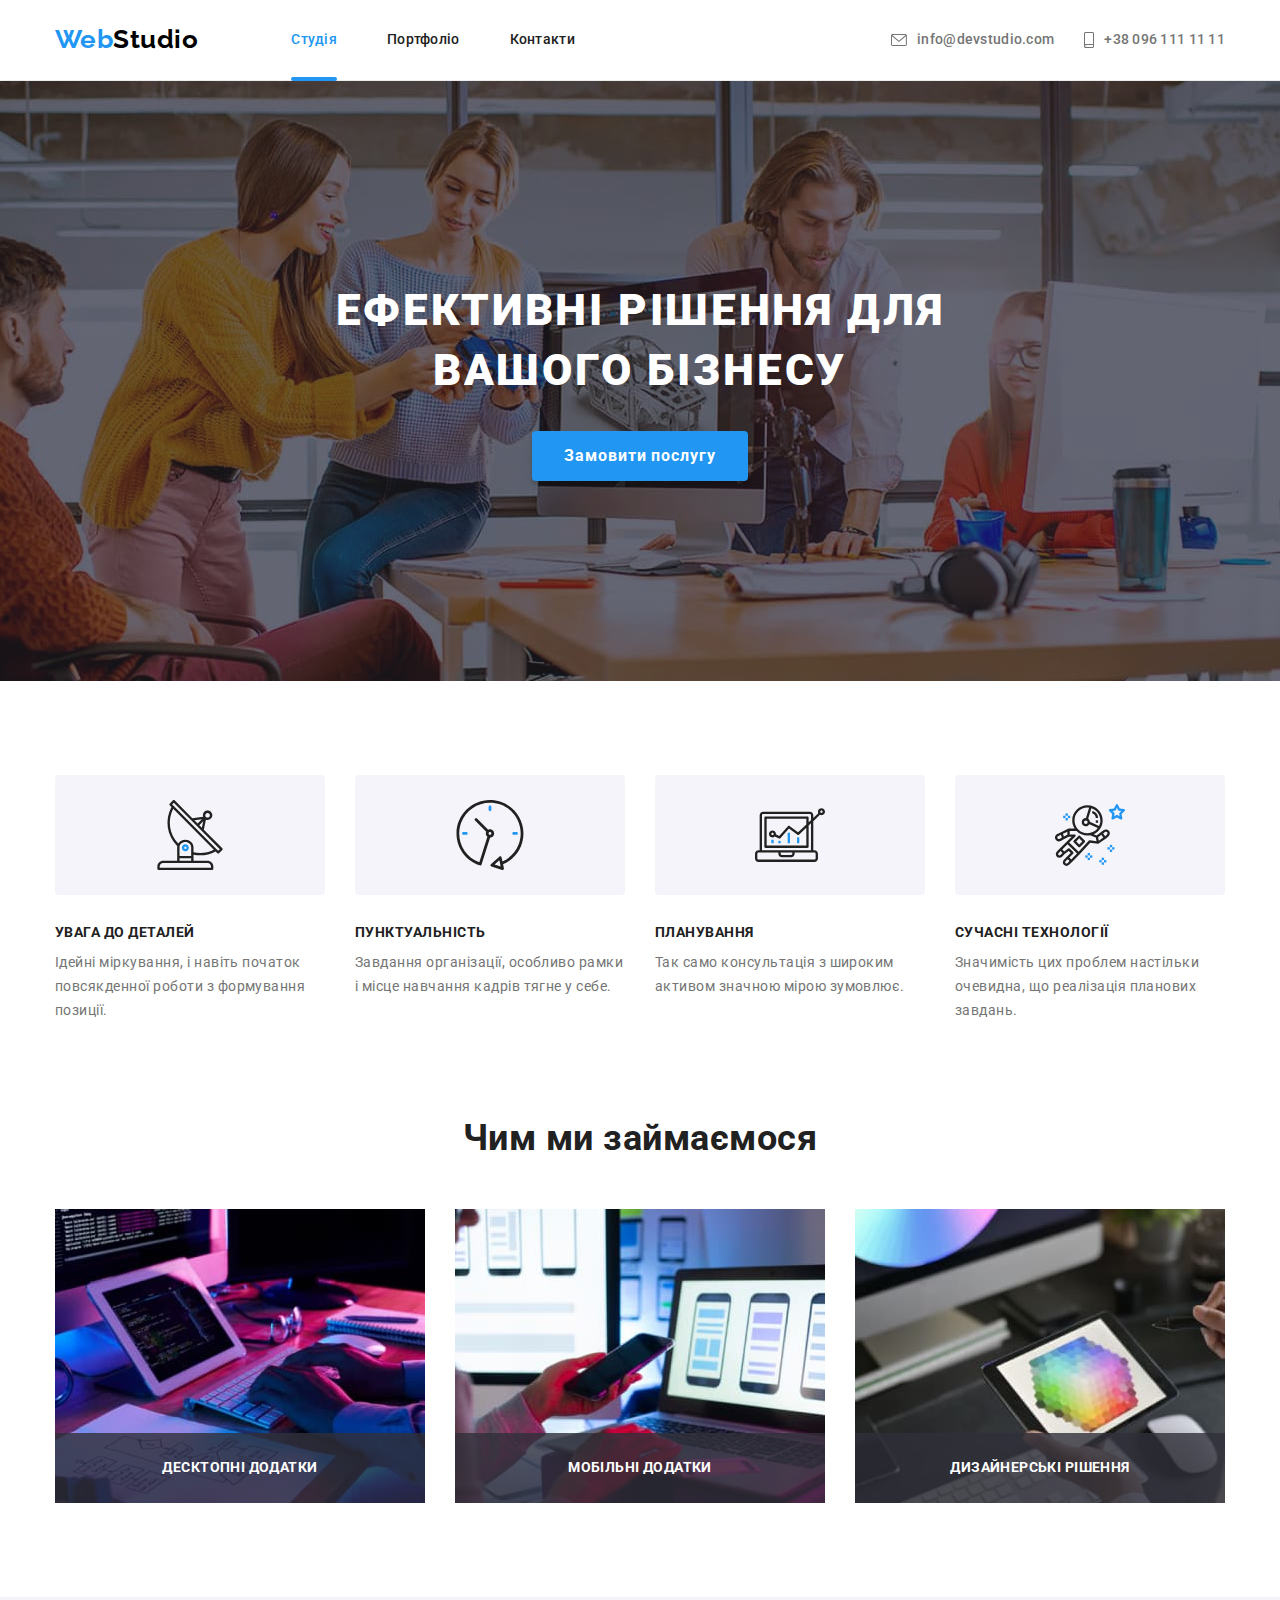
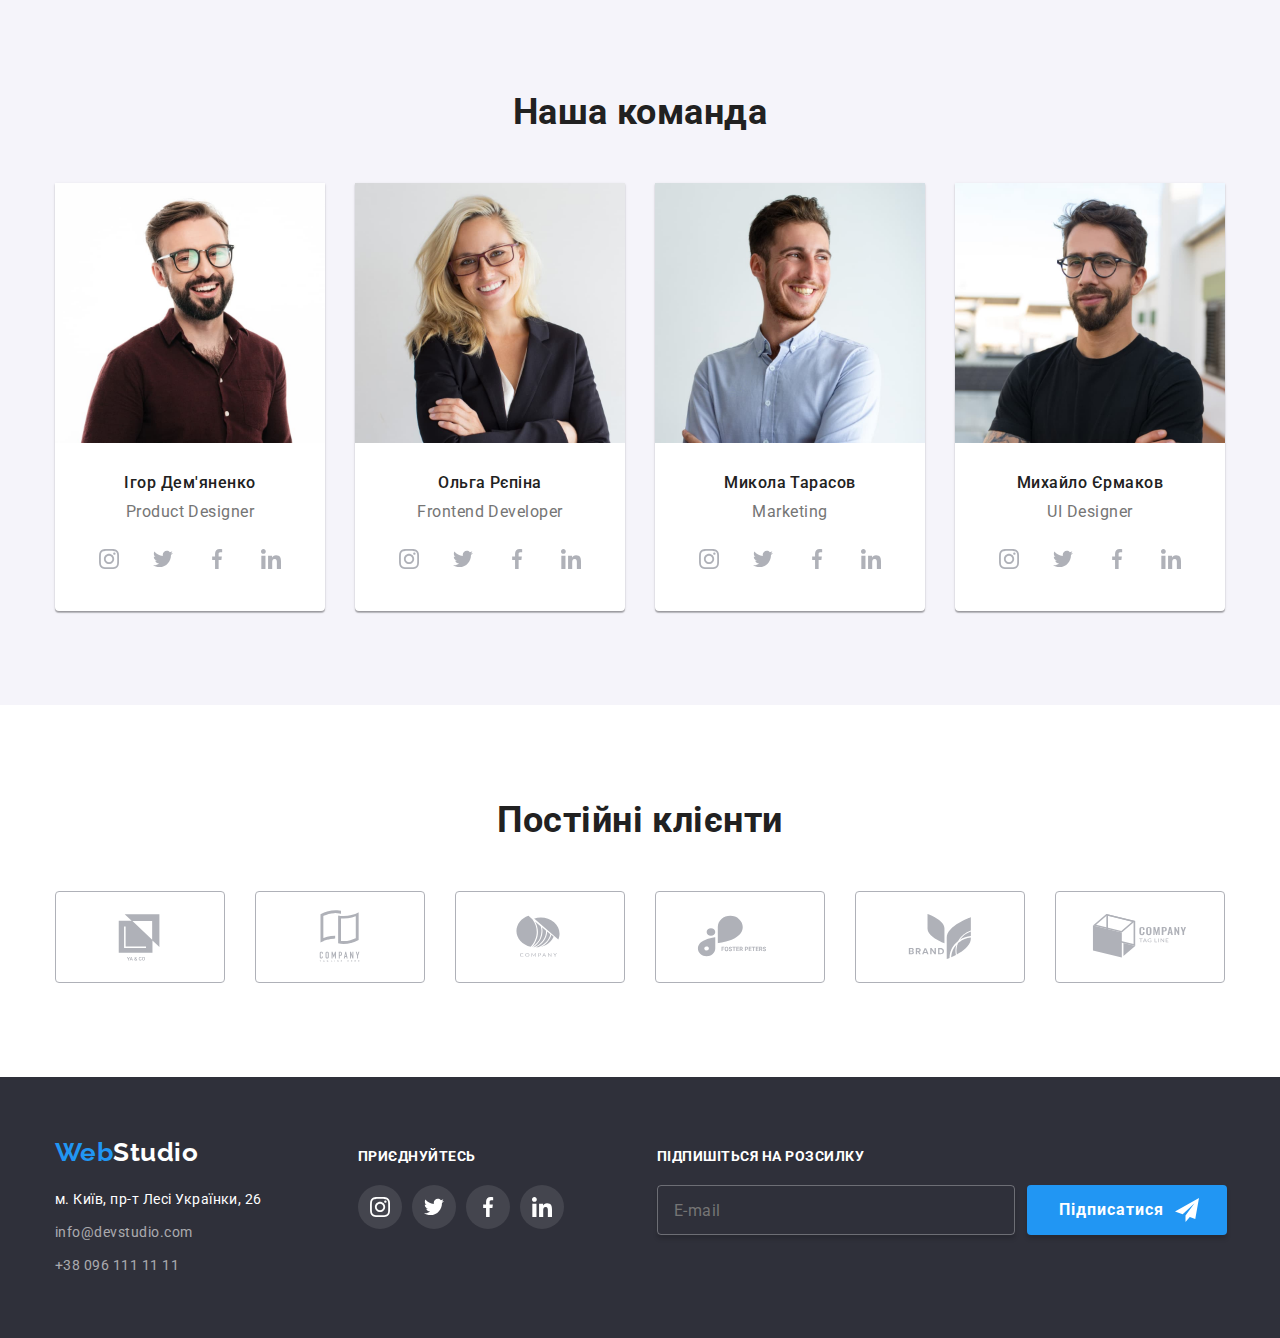
<file: index.html>
<!DOCTYPE html>
<html lang="uk">

    <head>
        <meta charset="UTF-8">
        <meta http-equiv="X-UA-Compatible" content="IE=edge">
        <meta name="viewport" content="width=device-width, initial-scale=1.0">
        <title>Студія</title>
        <link href="https://fonts.googleapis.com/css2?family=Raleway:wght@700&family=Roboto:wght@400;500;700;900&display=swap"
            rel="stylesheet">
        <link rel="stylesheet" href="https://cdnjs.cloudflare.com/ajax/libs/modern-normalize/1.1.0/modern-normalize.min.css">
        <link rel="stylesheet" href="./css/styles.css?1">
    </head>
    
    <body>

        <!-- Шапка -->
        <header>
           <div class="container main-nav">
                <nav class="nav-flex">
                    <a href="./index.html" target="_self" class="logo">Web<span class="logo-header">Studio</span></a>
                    <ul class="list site-nav">
                        <li class="item">
                            <a class="link current row-accent" href="./index.html" target="_self">Студія</a>
                        </li>
                        <li class="item">
                            <a class="link row-accent" href="./portfolio.html" target="_self">Портфоліо</a>
                        </li>
                        <li class="item">
                            <a class="link row-accent" href="" target="_self">Контакти</a>
                        </li>
                    </ul>
                </nav>
                <div class="contacts">
                        <a href="mailto:info@devstudio.com" class="contacts-header">
                            <svg class="icon-mail" width="16" height="12">
                                <use href="./images/icons.svg#icon-mail"></use>
                            </svg>
                        info@devstudio.com</a>
                    <a href="tel:+380961111111" class="contacts-header icon-phone">
                        <svg class="icon-phone" width="10" height="16">
                            <use href="./images/icons.svg#icon-phone"></use>
                        </svg>
                    +38 096 111 11 11</a>
                </div>
           </div>
        </header>

        <main>
            <!-- Герой -->
            <section class="hero header-stroke">
                <div class="hero-overlay">
                    <div class="container">
                        <h1 class="hero-title">Ефективні рішення для<br> вашого бізнесу</h1>
                        <button type="button" class="btn-main" data-modal-open>Замовити послугу</button>
                    </div>
                </div>
            </section>

            <!-- Переваги -->
            <section class="section">
                <div class="container">
                    <h2 class="section-title hidden">Переваги</h2>
                    <ul class="list feature-list">
                        <li class="item icon-antenna">
                            <h3 class="title">УВАГА ДО ДЕТАЛЕЙ</h3>
                            <p class="text">Ідейні міркування, і навіть початок повсякденної роботи з формування позиції.</p>
                        </li>
                        <li class="item icon-clock">
                            <h3 class="title">ПУНКТУАЛЬНІСТЬ</h3>
                            <p class="text">Завдання організації, особливо рамки і місце навчання кадрів тягне у себе.</p>
                        </li>
                        <li class="item icon-diagram">
                            <h3 class="title">ПЛАНУВАННЯ</h3>
                            <p class="text">Так само консультація з широким активом значною мірою зумовлює.</p>
                        </li>
                        <li class="item icon-astronaut">
                            <h3 class="title">СУЧАСНІ ТЕХНОЛОГІЇ</h3>
                            <p class="text">Значимість цих проблем настільки очевидна, що реалізація планових завдань.</p>
                        </li>
                    </ul>
                </div>
            </section>

            <!-- Чим ми займаємося -->
            <section class="section non-padding">
                <div class="container">
                    <h2 class="section-title">Чим ми займаємося</h2>
                    <ul class="list about">
                        <li class="item">
                            <img src="./images/img1.jpg" alt="Людина набирає код на планшеті" width="370">
                            <div class="about-overlay">
                                <h3 class="overlay-text">Десктопні додатки</h3>
                            </div>
                        </li>
                        <li class="item">
                            <img src="./images/img2.jpg" alt="Людина з телефоном за ноутбуком" width="370">
                            <div class="about-overlay">
                                <h3 class="overlay-text">Мобільні додатки</h3>
                            </div>
                        </li>
                        <li class="item">
                            <img src="./images/img3.jpg" alt="Планшет з зображенням кольорової сітки" width="370">
                            <div class="about-overlay">
                                <h3 class="overlay-text">Дизайнерські рішення</h3>
                            </div>
                        </li>
                    </ul>
                </div>
            </section>

            <!-- Команда -->
            <section class="section team-bgcolor">
                <div class="container">
                    <h2 class="section-title">Наша команда</h2>
                    <ul class="list team">
                        <li class="item shadow">
                            <img src="./images/igor-demyanenko.jpg" alt="Ігор Дем'яненко" width="270">
                            <div class="team-name">
                                <h3 class="title">Ігор Дем'яненко</h3>
                                <p class="text">Product Designer</p>
                                <ul class="socials-list list">
                                    <li class="social-item">
                                        <a class="social-link" href="#" target="_blank" rel="noopener noreferrer" aria-label="instagram">
                                            <svg class="social-icon" width="20" height="20">
                                                <use href="./images/icons.svg#icon-instagram"></use>
                                            </svg>
                                        </a>
                                    </li>
                                    <li class="social-item">
                                        <a href="#" class="social-link" target="_blank" rel="noopener noreferrer" aria-label="twitter">
                                            <svg class="social-icon" width="20" height="20">
                                                <use href="./images/icons.svg#icon-twitter"></use>
                                            </svg>
                                        </a>
                                    </li>
                                    <li class="social-item">
                                        <a href="#" class="social-link" target="_blank" rel="noopener noreferrer" aria-label="facebook">
                                            <svg class="social-icon" width="20" height="20">
                                                <use href="./images/icons.svg#icon-facebook"></use>
                                            </svg>
                                        </a>
                                    </li>
                                    <li class="social-item">
                                        <a href="#" class="social-link" target="_blank" rel="noopener noreferrer" aria-label="linkedin">
                                            <svg class="social-icon" width="20" height="20">
                                                <use href="./images/icons.svg#icon-linkedin"></use>
                                            </svg>
                                        </a>
                                    </li>
                                </ul>
                            </div>
                        </li>
                        <li class="item shadow">
                            <img src="./images/olga-repina.jpg" alt="Ольга Рєпіна" width="270">
                            <div class="team-name">
                                <h3 class="title">Ольга Рєпіна</h3>
                                <p class="text">Frontend Developer</p>
                                <ul class="socials-list list">
                                    <li class="social-item">
                                        <a class="social-link" href="#" target="_blank" rel="noopener noreferrer" aria-label="instagram">
                                            <svg class="social-icon" width="20" height="20">
                                                <use href="./images/icons.svg#icon-instagram"></use>
                                            </svg>
                                        </a>
                                    </li>
                                    <li class="social-item">
                                        <a href="#" class="social-link" target="_blank" rel="noopener noreferrer" aria-label="twitter">
                                            <svg class="social-icon" width="20" height="20">
                                                <use href="./images/icons.svg#icon-twitter"></use>
                                            </svg>
                                        </a>
                                    </li>
                                    <li class="social-item">
                                        <a href="#" class="social-link" target="_blank" rel="noopener noreferrer" aria-label="facebook">
                                            <svg class="social-icon" width="20" height="20">
                                                <use href="./images/icons.svg#icon-facebook"></use>
                                            </svg>
                                        </a>
                                    </li>
                                    <li class="social-item">
                                        <a href="#" class="social-link" target="_blank" rel="noopener noreferrer" aria-label="linkedin">
                                            <svg class="social-icon" width="20" height="20">
                                                <use href="./images/icons.svg#icon-linkedin"></use>
                                            </svg>
                                        </a>
                                    </li>
                                </ul>
                            </div>
                        </li>
                        <li class="item shadow">
                            <img src="./images/mykola-tarasov.jpg" alt="Микола Тарасов" width="270">
                            <div class="team-name">
                                <h3 class="title">Микола Тарасов</h3>
                                <p class="text">Marketing</p>
                                <ul class="socials-list list">
                                    <li class="social-item">
                                        <a class="social-link" href="#" target="_blank" rel="noopener noreferrer" aria-label="instagram">
                                            <svg class="social-icon" width="20" height="20">
                                                <use href="./images/icons.svg#icon-instagram"></use>
                                            </svg>
                                        </a>
                                    </li>
                                    <li class="social-item">
                                        <a href="#" class="social-link" target="_blank" rel="noopener noreferrer" aria-label="twitter">
                                            <svg class="social-icon" width="20" height="20">
                                                <use href="./images/icons.svg#icon-twitter"></use>
                                            </svg>
                                        </a>
                                    </li>
                                    <li class="social-item">
                                        <a href="#" class="social-link" target="_blank" rel="noopener noreferrer" aria-label="facebook">
                                            <svg class="social-icon" width="20" height="20">
                                                <use href="./images/icons.svg#icon-facebook"></use>
                                            </svg>
                                        </a>
                                    </li>
                                    <li class="social-item">
                                        <a href="#" class="social-link" target="_blank" rel="noopener noreferrer" aria-label="linkedin">
                                            <svg class="social-icon" width="20" height="20">
                                                <use href="./images/icons.svg#icon-linkedin"></use>
                                            </svg>
                                        </a>
                                    </li>
                                </ul>
                            </div>
                        </li>
                        <li class="item shadow">
                            <img src="./images/myhaylo-yermakov.jpg" alt="Михайло Єрмаков" width="270">
                            <div class="team-name">
                                <h3 class="title">Михайло Єрмаков</h3>
                                <p class="text">UI Designer</p>
                                <ul class="socials-list list">
                                    <li class="social-item">
                                        <a class="social-link" href="#" target="_blank" rel="noopener noreferrer" aria-label="instagram">
                                            <svg class="social-icon" width="20" height="20">
                                                <use href="./images/icons.svg#icon-instagram"></use>
                                            </svg>
                                        </a>
                                    </li>
                                    <li class="social-item">
                                        <a href="#" class="social-link" target="_blank" rel="noopener noreferrer" aria-label="twitter">
                                            <svg class="social-icon" width="20" height="20">
                                                <use href="./images/icons.svg#icon-twitter"></use>
                                            </svg>
                                        </a>
                                    </li>
                                    <li class="social-item">
                                        <a href="#" class="social-link" target="_blank" rel="noopener noreferrer" aria-label="facebook">
                                            <svg class="social-icon" width="20" height="20">
                                                <use href="./images/icons.svg#icon-facebook"></use>
                                            </svg>
                                        </a>
                                    </li>
                                    <li class="social-item">
                                        <a href="#" class="social-link" target="_blank" rel="noopener noreferrer" aria-label="linkedin">
                                            <svg class="social-icon" width="20" height="20">
                                                <use href="./images/icons.svg#icon-linkedin"></use>
                                            </svg>
                                        </a>
                                    </li>
                                </ul>
                            </div>
                        </li>
                    </ul>
                </div>
            </section>

            <!-- Клієнти -->
            <section class="section">
                <div class="container">
                    <h2 class="section-title">Постійні клієнти</h2>
                    <ul class="list clients-list">
                        <li class="clients-item">
                            <a class="clients-link" href="#" target="_blank" rel="noopener noreferrer" aria-label="client 1">
                                <svg class="clients-icon" width="106" height="60">
                                    <use href="./images/icons.svg#icon-client1"></use>
                                </svg>
                            </a>
                        </li>
                        <li class="clients-item">
                            <a class="clients-link" href="#" target="_blank" rel="noopener noreferrer" aria-label="client 2">
                                <svg class="clients-icon" width="106" height="60">
                                    <use href="./images/icons.svg#icon-client2"></use>
                                </svg>
                            </a>
                        </li>
                        <li class="clients-item">
                            <a class="clients-link" href="#" target="_blank" rel="noopener noreferrer" aria-label="client 3">
                                <svg class="clients-icon" width="106" height="60">
                                    <use href="./images/icons.svg#icon-client3"></use>
                                </svg>
                            </a>
                        </li>
                        <li class="clients-item">
                            <a class="clients-link" href="#" target="_blank" rel="noopener noreferrer" aria-label="client 4">
                                <svg class="clients-icon" width="106" height="60">
                                    <use href="./images/icons.svg#icon-client4"></use>
                                </svg>
                            </a>
                        </li>
                        <li class="clients-item">
                            <a class="clients-link" href="#" target="_blank" rel="noopener noreferrer" aria-label="client 5">
                                <svg class="clients-icon" width="106" height="60">
                                    <use href="./images/icons.svg#icon-client5"></use>
                                </svg>
                            </a>
                        </li>
                        <li class="clients-item">
                            <a class="clients-link" href="#" target="_blank" rel="noopener noreferrer" aria-label="client 6">
                                <svg class="clients-icon" width="106" height="60">
                                    <use href="./images/icons.svg#icon-client6"></use>
                                </svg>
                            </a>
                        </li>
                    </ul>
                </div>
            </section>
            
            <!-- Футер -->
            <footer class="bg-footer">
                <div class="container">
                    <div class="footer-wraper">
                        
                        <div class="footer-address">
                            <a class="logo mrg-logo" href="./index.html" target="_self">Web<span class="logo-footer">Studio</span></a>
                            <address class="contacts-list">
                                <a class="adr-footer" href="https://www.google.com.ua/maps/place/%D0%B1%D1%83%D0%BB%D1%8C%D0%B2%D0%B0%D1%80+%D0%9B%D0%B5%D1%81%D1%96+%D0%A3%D0%BA%D1%80%D0%B0%D1%97%D0%BD%D0%BA%D0%B8,+26,+%D0%9A%D0%B8%D1%97%D0%B2,+02000/@50.4265841,30.5361971,17z/data=!3m1!4b1!4m5!3m4!1s0x40d4cf0e033ecbe9:0x57a4dffefec77da0!8m2!3d50.4265807!4d30.5383858?hl=uk&authuser=0"
                                    target="_blank" rel="noopener noreferrer">м. Київ, пр-т Лесі Українки, 26</a>
                                <a class="contacts-footer" href="mailto:info@devstudio.com" >info@devstudio.com</a>
                                <a class="contacts-footer" href="tel:+380961111111" >+38 096 111 11 11</a>
                            </address>
                        </div>

                        <div class="footer-social">
                            <p class="footer-title">приєднуйтесь</p>
                            <ul class="list footer-social-list">
                                <li class="footer-social-item">
                                    <a href="#" class="footer-social-link" target="_blank" rel="noopener noreferrer" aria-label="instagram">
                                        <svg class="footer-social-icon" width="20" height="20">
                                            <use href="./images/icons.svg#icon-instagram"></use>
                                        </svg>
                                    </a>
                                </li>
                                <li class="footer-social-item">
                                    <a href="#" class="footer-social-link" target="_blank" rel="noopener noreferrer" aria-label="twitter">
                                        <svg class="footer-social-icon" width="20" height="20">
                                            <use href="./images/icons.svg#icon-twitter"></use>
                                        </svg>
                                    </a>
                                </li>
                                <li class="footer-social-item">
                                    <a href="#" class="footer-social-link" target="_blank" rel="noopener noreferrer" aria-label="facebook">
                                        <svg class="footer-social-icon" width="20" height="20">
                                            <use href="./images/icons.svg#icon-facebook"></use>
                                        </svg>
                                    </a>
                                </li>
                                <li class="footer-social-item">
                                    <a href="#" class="footer-social-link" target="_blank" rel="noopener noreferrer" aria-label="linkedin">
                                        <svg class="footer-social-icon" width="20" height="20">
                                            <use href="./images/icons.svg#icon-linkedin"></use>
                                        </svg>
                                    </a>
                                </li>
                            </ul>
                        </div>

                        <div class="footer-subscribe">
                            <p class="footer-title">Підпишіться на розсилку</p>
                        
                            <form class="subscribe-form">
                                <label class="hidden" for="subscribe_email">Пошта</label>
                                <input class="subscribe-input" type="email" name="subscribe-email" id="subscribe_email" placeholder="E-mail" />
                        
                                <button class="btn-main subscribe-btn" type="submit">Підписатися
                                    <svg class="subscribe-icon" width="24" height="24">
                                        <use href="./images/icons.svg#icon-footer-send"></use>
                                    </svg>
                                </button>
                        
                            </form>
                        </div>
                        
                    </div>
                </div>           
            </footer>

            <!-- МОДАЛЬНЕ ВІКНО -->
            
            <div class="backdrop is-hidden" data-modal>
                <div class="modal">
                    <button class="modal-close-btn">
                        <svg class="icon-modal-close" width="18" height="18" data-modal-close>
                            <use href="./images/icons.svg#icon-close-modal-btn"></use>
                        </svg>
                    </button>
                  
                    <form class="modal-form">
                        <h3 class="modal-title">Залиште свої дані, ми вам передзвонимо</h3>
                        <label class="field-label" for="user_name">Ім'я</label>
                        <div class="field">
                            <input class="field-input" type="text" name="user-name" id="user_name" placeholder=" " required />
                            <svg class="field-icon" width="18" height="18">
                                <use href="./images/icons.svg#icon-user-name"></use>
                            </svg>
                        </div>

                        <label class="field-label" for="user_tel">Телефон</label>
                        <div class="field">
                            <input class="field-input" type="tel" name="user-tel" id="user_tel" placeholder=" " required />
                            <svg class="field-icon" width="18" height="18">
                                <use href="./images/icons.svg#icon-phone-number"></use>
                            </svg>
                        </div>

                        <label class="field-label" for="user_mail">Пошта</label>
                        <div class="field">
                            <input class="field-input" type="email" name="user-mail" id="user_mail" placeholder=" " required />
                            <svg class="field-icon" width="18" height="18">
                                <use href="./images/icons.svg#icon-email-input"></use>
                            </svg>
                        </div>                 
                                                              
                        <label class="field-label" for="comment">Коментар</label>
                        <textarea name="comment" id="comment" placeholder="Введіть текст"></textarea>
                                   
                        <div class="field-checkbox">
                            
                            <input class="policy-checkbox hidden" type="checkbox" name="policy" id="policy" required>
                            <label class="form-policy" for="policy">
                                <svg class="checkbox-icon" width="16" height="15">
                                    <use href="/images/icons.svg#checkbox-bl"></use>
                                </svg>
                                <span class="checkbox-text">Погоджуюся з розсилкою та приймаю
                                    <a class="policy-link" href="#" target="_blank">Умови договору</a>
                                </span>
                            </label>
     
                        </div>     
                        
                        <button class="btn-main modal-btn" type="submit">Відправити</button>
                                            
                    </form>
                </div>
            </div>
        
        </main>

        <script src="./js/modal.js"></script>
    </body>
</html>
</file>
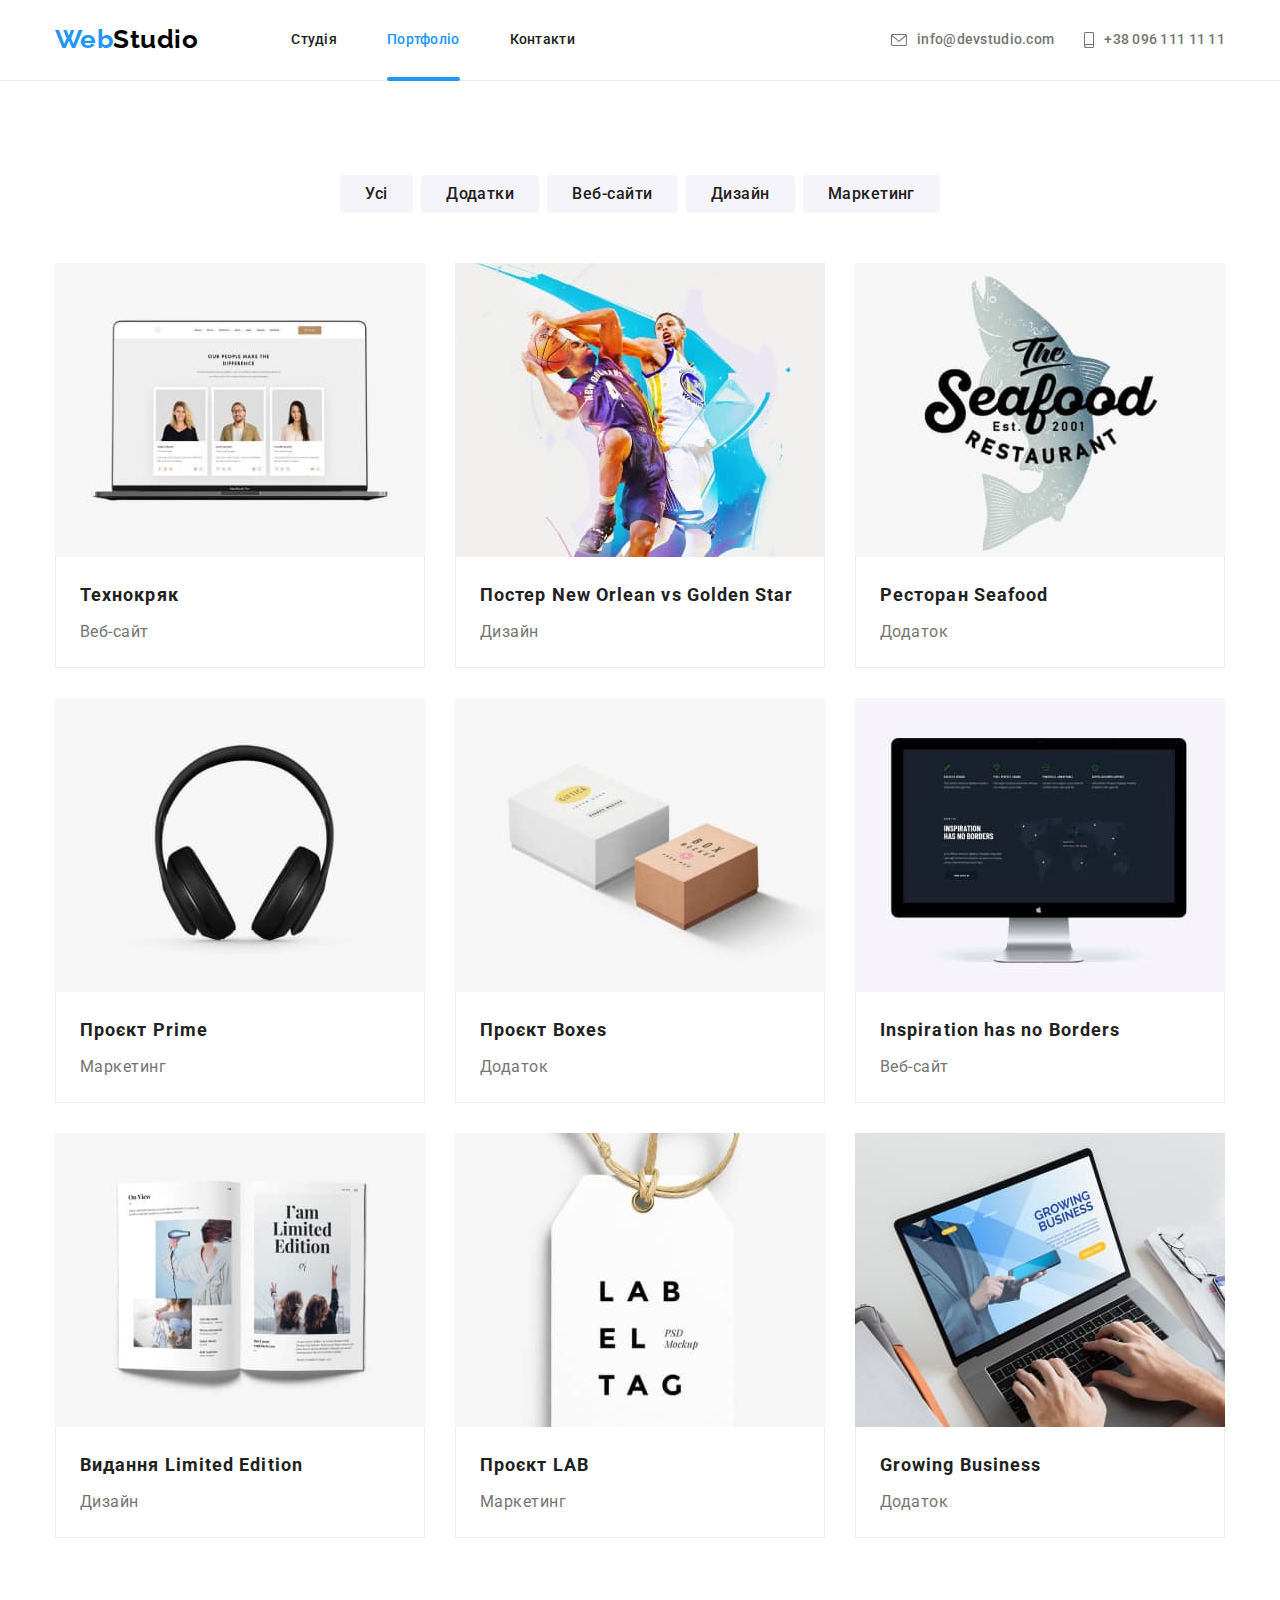
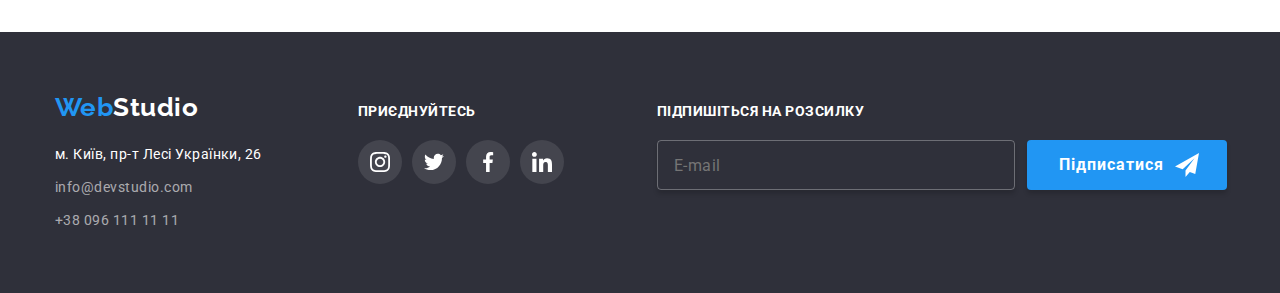
<file: portfolio.html>
<!DOCTYPE html>
<html lang="uk">

    <head>
        <meta charset="UTF-8">
        <meta http-equiv="X-UA-Compatible" content="IE=edge">
        <meta name="viewport" content="width=device-width, initial-scale=1.0">
        <title>Портфоліо</title>
        <link href="https://fonts.googleapis.com/css2?family=Raleway:wght@700&family=Roboto:wght@400;500;700;900&display=swap"
            rel="stylesheet">
        <link rel="stylesheet" href="https://cdnjs.cloudflare.com/ajax/libs/modern-normalize/1.1.0/modern-normalize.min.css">
        <link rel="stylesheet" href="./css/styles.css">
    </head>

    <body>
        <!-- Шапка -->
        <header>
           <div class="container main-nav">
                <nav class="nav-flex">
                    <a href="./index.html" target="_self" class="logo">Web<span class="logo-header">Studio</span></a>
                    <ul class="list site-nav">
                        <li class="item">
                            <a class="link row-accent" href="./index.html" target="_self">Студія</a>
                        </li>
                        <li class="item">
                            <a class="link current row-accent" href="./portfolio.html" target="_self">Портфоліо</a>
                        </li>
                        <li class="item">
                            <a class="link row-accent" href="#" target="_self">Контакти</a>
                        </li>
                    </ul>
                </nav>
                <div class="contacts">
                    <a href="mailto:info@devstudio.com" class="contacts-header">
                        <svg class="icon-mail" width="16" height="12">
                            <use href="./images/icons.svg#icon-mail"></use>
                        </svg>
                        info@devstudio.com</a>
                    <a href="tel:+380961111111" class="contacts-header icon-phone">
                        <svg class="icon-phone" width="10" height="16">
                            <use href="./images/icons.svg#icon-phone"></use>
                        </svg>
                        +38 096 111 11 11</a>
                </div>
           </div>
        </header>
        <main>
            <!-- Приклади робіт -->
            <section class="section header-stroke">
                <div class="container">
                    <h1 class="section-title hidden">Приклади робіт</h1>
                    <ul class="list btn-list">
                        <li class="item"><button type="button" class="btn-filter">Усі</button></li>
                        <li class="item"><button type="button" class="btn-filter">Додатки</button></li>
                        <li class="item"><button type="button" class="btn-filter">Веб-сайти</button></li>
                        <li class="item"><button type="button" class="btn-filter">Дизайн</button></li>
                        <li class="item"><button type="button" class="btn-filter">Маркетинг</button></li>
                    </ul>
                    <ul class="list work-list">
                        <li class="item card">
                            <a class="portfolio-link" href="#">
                                <div class="portfolio-card-wrapper">
                                    <img class="card-img" src="./images/tehnokryak.jpg" alt="Ноутбук з вебсайтом" width="370">
                                    <div class="portfolio-overlay">
                                        <p class="portfolio-overlay-text">Ресурс пропонує комплексні пропозиції з різним рівнем функціоналу та сервісів. Все це дозволить відвідувачу отримати
                                        вичерпні відомості про компанію чи приватну особу.</p>
                                    </div>
                                </div>
                                <div class="border-card">
                                    <h2 class="title">Технокряк</h2>
                                    <p class="text">Веб-сайт</p>
                                </div>
                            </a>
                        </li>
                        <li class="item card">
                            <a class="portfolio-link" href="#">                            
                                <div class="portfolio-card-wrapper">
                                    <img class="card-img" src="./images/new-orlean.jpg" alt="Постер New Orlean vs Golden Star" width="370">
                                    <div class="portfolio-overlay">
                                        <p class="portfolio-overlay-text">Ресурс пропонує комплексні пропозиції з різним рівнем функціоналу та
                                            сервісів. Все це дозволить відвідувачу отримати
                                            вичерпні відомості про компанію чи приватну особу.</p>
                                    </div>
                                </div>
                                <div class="border-card">
                                    <h2 class="title">Постер <span lang="en">New Orlean vs Golden Star</span></h2>
                                    <p class="text">Дизайн</p>
                                </div>
                            </a>
                        </li>
                        <li class="item card">
                            <a class="portfolio-link" href="#">                        
                                <div class="portfolio-card-wrapper">
                                    <img class="card-img" src="./images/sea-food.jpg" alt="Навушники" width="370">
                                    <div class="portfolio-overlay">
                                        <p class="portfolio-overlay-text">Ресурс пропонує комплексні пропозиції з різним рівнем функціоналу та
                                            сервісів. Все це дозволить відвідувачу отримати
                                            вичерпні відомості про компанію чи приватну особу.</p>
                                    </div>
                                </div>
                                <div class="border-card">
                                    <h2 class="title">Ресторан <span lang="en">Seafood</span></h2>
                                    <p class="text">Додаток</p>
                                </div>
                            </a>
                        </li>
                        <li class="item card">
                            <a class="portfolio-link" href="#">                            
                                <div class="portfolio-card-wrapper">
                                    <img class="card-img" src="./images/prime.jpg" alt="Навушники" width="370">
                                    <div class="portfolio-overlay">
                                        <p class="portfolio-overlay-text">Ресурс пропонує комплексні пропозиції з різним рівнем функціоналу та
                                            сервісів. Все це дозволить відвідувачу отримати
                                            вичерпні відомості про компанію чи приватну особу.</p>
                                    </div>
                                </div>
                                <div class="border-card">
                                    <h2 class="title">Проєкт <span lang="en">Prime</span></h2>
                                    <p class="text">Маркетинг</p>
                                </div>
                            </a>
                        </li>
                        <li class="item card">
                            <a class="portfolio-link" href="#">
                            
                                <div class="portfolio-card-wrapper">
                                    <img class="card-img" src="./images/boxes.jpg" alt="Дві картонні коробки" width="370">
                                    <div class="portfolio-overlay">
                                        <p class="portfolio-overlay-text">Ресурс пропонує комплексні пропозиції з різним рівнем функціоналу та
                                            сервісів. Все це дозволить відвідувачу отримати
                                            вичерпні відомості про компанію чи приватну особу.</p>
                                    </div>
                                </div>
                                <div class="border-card">
                                    <h2 class="title">Проєкт <span lang="en">Boxes</span></h2>
                                    <p class="text">Додаток</p>
                                </div>
                            </a>
                        </li>
                        <li class="item card">
                            <a class="portfolio-link" href="#">
                            
                                <div class="portfolio-card-wrapper">
                                    <img class="card-img" src="./images/inspiration.jpg" alt="Комп'ютерний монітор з відкритим сайтом" width="370">
                                    <div class="portfolio-overlay">
                                        <p class="portfolio-overlay-text">Ресурс пропонує комплексні пропозиції з різним рівнем функціоналу та
                                            сервісів. Все це дозволить відвідувачу отримати
                                            вичерпні відомості про компанію чи приватну особу.</p>
                                    </div>
                                </div>
                                <div class="border-card">
                                    <h2 class="title"><span lang="en">Inspiration has no Borders</span></h2>
                                    <p class="text">Веб-сайт</p>
                                </div>
                            </a>
                        </li>
                        <li class="item card">
                            <a class="portfolio-link" href="#">
                            
                                <div class="portfolio-card-wrapper">
                                    <img class="card-img" src="./images/limited-edition.jpg" alt="Відкритий журнал" width="370">
                                    <div class="portfolio-overlay">
                                        <p class="portfolio-overlay-text">Ресурс пропонує комплексні пропозиції з різним рівнем функціоналу та
                                            сервісів. Все це дозволить відвідувачу отримати
                                            вичерпні відомості про компанію чи приватну особу.</p>
                                    </div>
                                </div>
                                <div class="border-card">
                                    <h2 class="title">Видання <span lang="en">Limited Edition</span></h2>
                                    <p class="text">Дизайн</p>
                                </div>
                            </a>
                        </li>
                        <li class="item card">
                            <a class="portfolio-link" href="#">
                            
                                <div class="portfolio-card-wrapper">
                                    <img class="card-img" src="./images/lab.jpg" alt="Етикетка для одягу" width="370">
                                    <div class="portfolio-overlay">
                                        <p class="portfolio-overlay-text">Ресурс пропонує комплексні пропозиції з різним рівнем функціоналу та
                                            сервісів. Все це дозволить відвідувачу отримати
                                            вичерпні відомості про компанію чи приватну особу.</p>
                                    </div>
                                </div>
                                <div class="border-card">
                                    <h2 class="title">Проєкт <span lang="en">LAB</span></h2>
                                    <p class="text">Маркетинг</p>
                                </div>
                            </a>
                        </li>
                        <li class="item card">
                            <a class="portfolio-link" href="#">
                            
                                <div class="portfolio-card-wrapper">
                                    <img class="card-img" src="./images/growing-business.jpg" alt="Людина друкує на ноутбуці" width="370">
                                    <div class="portfolio-overlay">
                                        <p class="portfolio-overlay-text">Ресурс пропонує комплексні пропозиції з різним рівнем функціоналу та
                                            сервісів. Все це дозволить відвідувачу отримати
                                            вичерпні відомості про компанію чи приватну особу.</p>
                                    </div>
                                </div>
                                <div class="border-card">
                                    <h2 class="title"><span lang="en">Growing Business</span></h2>
                                    <p class="text">Додаток</p>
                                </div>
                            </a>
                        </li>
                    </ul>
                </div>
            </section>
        </main>
        <!-- Футер -->
        <footer class="bg-footer">
            <div class="container">
                <div class="footer-wraper">

                    <div class="footer-address">
                        <a class="logo mrg-logo" href="./index.html" target="_self">Web<span
                                class="logo-footer">Studio</span></a>
                        <address class="contacts-list">
                            <a class="adr-footer"
                                href="https://www.google.com.ua/maps/place/%D0%B1%D1%83%D0%BB%D1%8C%D0%B2%D0%B0%D1%80+%D0%9B%D0%B5%D1%81%D1%96+%D0%A3%D0%BA%D1%80%D0%B0%D1%97%D0%BD%D0%BA%D0%B8,+26,+%D0%9A%D0%B8%D1%97%D0%B2,+02000/@50.4265841,30.5361971,17z/data=!3m1!4b1!4m5!3m4!1s0x40d4cf0e033ecbe9:0x57a4dffefec77da0!8m2!3d50.4265807!4d30.5383858?hl=uk&authuser=0"
                                target="_blank" rel="noopener noreferrer">м. Київ, пр-т Лесі Українки, 26</a>
                            <a class="contacts-footer" href="mailto:info@devstudio.com">info@devstudio.com</a>
                            <a class="contacts-footer" href="tel:+380961111111">+38 096 111 11 11</a>
                        </address>
                    </div>
        
                    <div class="footer-social">
                        <p class="footer-title">приєднуйтесь</p>
                        <ul class="list footer-social-list">
                            <li class="footer-social-item">
                                <a href="#" class="footer-social-link" target="_blank" rel="noopener noreferrer"
                                    aria-label="instagram">
                                    <svg class="footer-social-icon" width="20" height="20">
                                        <use href="./images/icons.svg#icon-instagram"></use>
                                    </svg>
                                </a>
                            </li>
                            <li class="footer-social-item">
                                <a href="#" class="footer-social-link" target="_blank" rel="noopener noreferrer"
                                    aria-label="twitter">
                                    <svg class="footer-social-icon" width="20" height="20">
                                        <use href="./images/icons.svg#icon-twitter"></use>
                                    </svg>
                                </a>
                            </li>
                            <li class="footer-social-item">
                                <a href="#" class="footer-social-link" target="_blank" rel="noopener noreferrer"
                                    aria-label="facebook">
                                    <svg class="footer-social-icon" width="20" height="20">
                                        <use href="./images/icons.svg#icon-facebook"></use>
                                    </svg>
                                </a>
                            </li>
                            <li class="footer-social-item">
                                <a href="#" class="footer-social-link" target="_blank" rel="noopener noreferrer"
                                    aria-label="linkedin">
                                    <svg class="footer-social-icon" width="20" height="20">
                                        <use href="./images/icons.svg#icon-linkedin"></use>
                                    </svg>
                                </a>
                            </li>
                        </ul>
                    </div>

                    <div class="footer-subscribe">
                        <p class="footer-title">Підпишіться на розсилку</p>
                    
                        <form class="subscribe-form">
                            <label class="hidden" for="subscribe_email">Пошта</label>
                            <input class="subscribe-input" type="email" name="subscribe-email" id="subscribe_email" placeholder="E-mail" />
                    
                            <button class="btn-main subscribe-btn" type="submit">Підписатися
                                <svg class="subscribe-icon" width="24" height="24">
                                    <use href="./images/icons.svg#icon-footer-send"></use>
                                </svg>
                            </button>
                    
                        </form>
                    </div>

                </div>
            </div>
        </footer>
    </body>
</html>
</file>
<file: css/styles.css>
:root {
    --portfolio-header-stroke: #ECECEC;
    --primary-text-color: #757575;
    --title-text-color: #212121;
    --accent-color: #2196F3;
    --accent-color-hover: #188CE8;
    --primary-white-color: #ffffff;
    --black-color: #000000;
    --background-secondary-color: #F5F4FA;
    --background-accent-color: #2F303A;
    --background-hero-color: #C4C4C4;;
    --contacts-footer-color: rgba(255, 255, 255, 0.6);
    --footer-subscribe-border: rgba(255, 255, 255, 0.3);
    --card-border: #EEEEEE;
    --icon-social: #AFB1B8;
    --icon-footer-social-bgc: rgba(255, 255, 255, 0.1);
    --portfolio-card-hover: rgba(33, 150, 243, 0.9);
    --about-overlay: rgba(47, 48, 58, 0.8);
    --modal-cls-btn: rgba(0, 0, 0, 0.1);
    --input-border-color: rgba(33, 33, 33, 0.2);
    --btn-shadow: 0px 4px 4px rgba(0, 0, 0, 0.15);
    --textarea-color: rgba(117, 117, 117, 0.5);
    --textarea-text-color: rgb(117, 117, 117);

    --cubic: cubic-bezier(0.4, 0, 0.2, 1);

   
}

body {
    background-color: var(--primary-white-color);
    color: var(--primary-text-color);
    font-family: Roboto, sans-serif;
    letter-spacing: 0.03em;
}


.logo {
   padding-top: 24px;
   padding-bottom: 24px;
   
    color: var(--accent-color);
    text-decoration: none;
    font-family: Raleway, sans-serif;
    font-weight: 700;
    font-size: 26px;
    line-height: 1.2;

}

.logo-header {
    color: var(--black-color);
}

.list {
    padding: 0;
    margin: 0;
    list-style: none;

}

/* Site nav */

.main-nav {
    display: flex;
    align-items: center;
    justify-content: space-between;
}

.nav-flex {
    display: flex;
    align-items: center;
}

.site-nav {
    display: flex;
    margin-left: 93px;
}

.site-nav .item {
    position: relative;
}

.site-nav .item+.item{
    margin-left: 50px;
}

.site-nav .link,
.contacts-header {
    display: block;

    padding-top: 32px;
    padding-bottom: 32px;

    color: var(--title-text-color);
    text-decoration: none;
    font-weight: 500;
    font-size: 14px;
    line-height: 1.14;
    letter-spacing: 0.02em;

    transition: color 250ms var(--cubic);

    outline: transparent;
}

.site-nav .link:hover,
.site-nav .link:focus,
.contacts-header:hover,
.contacts-header:focus {
    color: var(--accent-color);
}

.site-nav .link.current {
    color: var(--accent-color);
}

.row-accent::after {
    content: "";
    position: absolute;
    display: block;

    bottom: -1px;
    left: 0;

    width: 100%;
    height: 4px; 

    background-color: var(--accent-color);
    border-radius: 2px;
    background-repeat: no-repeat;
    background-position: center;

    opacity: 0;

    transition: opacity 250ms var(--cubic);

}

.row-accent.current::after,
.row-accent:hover::after,
.row-accent:focus::after {
    opacity: 1;
}

.contacts {
    display: flex;
    margin-left: auto;
}

.contacts .contacts-header+.contacts-header {
    margin-left: 30px;
    margin-right: 0;
}

.contacts-header {    
    display: flex;
    align-items: center;

    color: var(--primary-text-color);

}

.container {
    width: 1200px;

    margin-left: auto;
    margin-right: auto;

    padding-left: 15px;
    padding-right: 15px;
    /* outline: 2px solid tomato; */
}

.icon-mail,
.icon-phone {
    margin-right: 10px;
    fill: currentColor;
}


/* Hero */

.hero {

    text-align: center;

}

.hero-title {
    margin-top: 0;
    margin-bottom: 30px;

    font-weight: 900;
    font-size: 44px;
    line-height: 1.36;
    letter-spacing: 0.06em;
    text-transform: uppercase;
    color: var(--primary-white-color);
}

.btn-main {
    display: inline-block;
    
    padding: 10px 0;
    min-width: 216px;
    min-height: 50px;
    text-align: center;

    border-radius: 4px;
    border-width: 0;

    color: var(--primary-white-color);
    background-color: var(--accent-color);
    box-shadow: var(--btn-shadow);
    font-family: inherit;
    font-weight: 700;
    font-size: 16px;
    line-height: 1.88;
    letter-spacing: 0.06em;
    cursor: pointer;

    outline: transparent;
    
}

.hero-overlay {
    margin: 0 auto;
    padding: 200px 0;
    max-width: 1600px;
    height: 600px;

    background-image: linear-gradient(
        rgba(47, 48, 58, 0.4),
        rgba(47, 48, 58, 0.4)
    ), url('../images/hero.jpg');  
    background-repeat: no-repeat;
    background-size: cover;
    background-position: center;
    background-color: var(--background-hero-color);
}

/* Section */

.section {
    padding-top: 94px;
    padding-bottom: 94px;
    /* outline: 1px solid tomato; */
}

.section.non-padding {
    padding-top: 0;
}

.section-title {
    margin-top: 0;
    margin-bottom: 50px;

    color: var(--title-text-color);
    font-weight: 700;
    font-size: 36px;
    line-height: 1.17;
    text-align: center;
}

.hidden {
    position: absolute;
    white-space: nowrap;
    width: 1px;
    height: 1px;
    overflow: hidden;
    border: 0;
    padding: 0;
    clip: rect(0 0 0 0);
    clip-path: inset(50%);
    margin: -1px;
}

/* Features */

.feature-list {
    display: flex;
    flex-wrap: wrap;
    justify-content: space-between;
}

.feature-list .item {
    width: 270px;
}

.feature-list .title {
    margin-top: 0;
    margin-bottom: 10px;

    font-weight: 700;
    font-size: 14px;
    line-height: 1.14;
    text-transform: uppercase;
    color: var(--title-text-color);
}

.feature-list .text {
    margin-top: 0;
    margin-bottom: 0;

    font-size: 14px;
    line-height: 1.71;
}

.feature-list .item::before {
    content: "";
    display: block;
    height: 120px;
    margin-bottom: 30px;

    background-color: var(--background-secondary-color);
    border-radius: 4px;

    background-size: 70px;
    background-repeat: no-repeat;
    background-position: center;

    /* outline: 1px solid tomato; */
}

.icon-antenna::before {
    background-image: url(../images/antenna.svg);
}

.icon-clock::before {
    background-image: url(../images/clock.svg);
}

.icon-diagram::before {
    background-image: url(../images/diagram.svg);
}

.icon-astronaut::before {
    background-image: url(../images/astronaut.svg);
}


/* Work description */

.about {
    display: flex;
    justify-content: space-between;
}

.about .item {
    position: relative;
}

.about-overlay {
    position: absolute;
    bottom: 0;
    left: 0;

    display: flex;
    flex-direction: column;

    width: 370px;
    height: 70px;
    padding: 27px 0;
    background: var(--about-overlay);
}

.overlay-text {
    margin: 0;
    text-transform: uppercase;
    font-size: 14px;
    line-height: 1.14;
    text-align: center;
    letter-spacing: 0.03em;
    color: var(--primary-white-color);
}

/* Team */

.team {
    display: flex;
    justify-content: space-between;
}

.team img,
.about img {
    display: block;
}

.team .item {
    width: 270px;

    background-color: var(--primary-white-color);
    border-radius: 0px 0px 4px 4px;
}

.team-bgcolor {
    background-color: var(--background-secondary-color);
}

.team-name {
    padding: 30px 32px;
}

.team .title {
    margin-top: 0;
    margin-bottom: 10px;

    font-weight: 500;
    font-size: 16px;
    line-height: 1.19;
    color: var(--title-text-color);
    text-align: center;
}

.team .text {
    margin: 0 0 16px 0;

    font-size: 16px;
    line-height: 1.19;
    text-align: center;
}

.team .shadow {
    box-shadow: 0px 1px 3px rgba(0, 0, 0, 0.12), 0px 1px 1px rgba(0, 0, 0, 0.14), 0px 2px 1px rgba(0, 0, 0, 0.2);
    
}

.socials-list{
    display: flex;
    margin: 0 auto;
    gap: 10px;
}

.social-item {
    flex-basis: calc((100%-10px*3)/4);
}

.social-link {
    display: flex;
    justify-content: center;
    align-items: center;

    width: 44px;
    height: 44px;

    border-radius: 50%;
    color: var(--icon-social);

    transition: background-color 250ms var(--cubic), 
    color 250ms var(--cubic);

    outline: transparent;
}

.social-icon {
    fill: currentColor;
}

.social-link:hover,
.social-link:focus {
    color: var(--primary-white-color);
    background-color: var(--accent-color);
}

/* Клієнти */

.clients-list {
    display: flex;
    margin: 0 auto;
    gap: 30px;
}

.clients-item {
    flex-basis: calc((100%-30px*5)/6);
}

.clients-link {
    display: flex;
    justify-content: center;
    align-items: center;

    width: 170px;
    height: 92px;

    border: 1px solid var(--icon-social);
    border-radius: 4px;
    color: var(--icon-social);

    transition: border-color 250ms var(--cubic), 
    color 250ms var(--cubic);

    outline: transparent;
    
}

.clients-icon {
    fill: currentColor;
}

.clients-link:hover,
.clients-link:focus {
    color: var(--accent-color);
    border-color: var(--accent-color);
}

/* Footer */

.bg-footer {
    padding-top: 60px;
    padding-bottom: 60px;
    background-color: var(--background-accent-color);
}

.logo.mrg-logo {
    padding: 0;
}

.contacts-list {
    display: block;
    margin-top: 20px;
    min-width: 210px;
}

.logo-footer {
    color: var(--primary-white-color);
}

.adr-footer,
.contacts-footer {
    font-style: normal;
    font-size: 14px;
    line-height: 1.71;
    color: var(--primary-white-color);
    text-decoration: none;

    transition: color 250ms var(--cubic);
}

.contacts-footer {
    display: block;
    margin-top: 9px;

    color: var(--contacts-footer-color);

    transition: color 250ms var(--cubic);
}

.contacts-footer:hover,
.contacts-footer:focus,
.adr-footer:hover,
.adr-footer:focus {
    color: var(--accent-color);
}

.footer-title {
    display: block;
    margin-top: 0;
    margin-bottom: 20px;

    font-weight: 700;
    font-size: 14px;
    line-height: 1.14;
    text-transform: uppercase;
    color: var(--primary-white-color);
}


.footer-social-list {
    display: flex;
    margin: 0 auto;
    gap: 10px;
}

.footer-social-item {
    flex-basis: calc((100%-10px*3)/4);

}

.footer-social-link {
    display: flex;
    justify-content: center;
    align-items: center;

    width: 44px;
    height: 44px;

    border-radius: 50%;
    color: var(--primary-white-color);
    background-color: var(--icon-footer-social-bgc);

    transition: background-color 250ms var(--cubic);

    outline: transparent;
}

.footer-social-icon {
    fill: currentColor;
}

.footer-social-link:hover,
.footer-social-link:focus {
    background-color: var(--accent-color);
}

.footer-subscribe {
    display: block;
 }

.subscribe-form {
    display: flex;
    
}

.subscribe-input {
    width: 358px;
    height: 50px;

    padding: 15px 16px;
    margin-right: 12px;

    border: 1px solid var(--footer-subscribe-border);
    box-shadow: var(--btn-shadow);
    border-radius: 4px;
    background-color: transparent;

    outline: transparent;
    
    color: var(--primary-white-color);
    font-size: 16px;
    line-height: 1.25;
    letter-spacing: 0.03em;

    transition: border 250ms var(--cubic);
}

.subscribe-input:focus,
.subscribe-input:hover {
    border: 1px solid var(--accent-color);
}



.subscribe-btn {
    position: relative;
    display: flex;
    align-items: center;

    min-width: 200px;
    padding: 10px 32px;
    
    transition: background-color 250ms var(--cubic);
}

.subscribe-icon {
    position: absolute;

    right: 28px;
    margin-left: 10px;
}

.subscribe-btn:hover,
.subscribe-btn:focus {
    background-color: var(--accent-color-hover);
}

.footer-wraper {
    display: flex;
    align-items: baseline;
    gap: 93px;
}

/* МОДАЛЬНЕ ВІКНО */

.backdrop {
    position: fixed;
    top: 0;
    left: 0;

    height: 100%;
    width: 100%;

    opacity: 1;
    visibility: visible;

    background-color: rgba(0, 0, 0, 0.2);

    transition: visibility 250ms, opacity 250ms var(--cubic);

}

.backdrop.is-hidden {
    opacity: 0;
    pointer-events: none;
    visibility: hidden;
}

.backdrop.is-hidden .modal {
    transform: translate(-50%, -50%) scale(0.6);
}

.modal {
    position: absolute;
    top: 50%;
    left: 50%;
    transform: translate(-50%, -50%) scale(1);
    transition: transform 250ms linear;

    min-width: 530px;
    min-height: 580px;
    padding: 40px;

    background-color: var(--primary-white-color);
    box-shadow: 0px 1px 3px rgba(0, 0, 0, 0.12), 0px 1px 1px rgba(0, 0, 0, 0.14), 0px 2px 1px rgba(0, 0, 0, 0.2);
    border-radius: 4px;

}

.modal-close-btn {
    position: absolute;
    top: 8px;
    right: 8px;

    display: flex;
    justify-content: center;
    align-items: center;
    padding: 0;

    height: 30px;
    width: 30px;
    border-radius: 50%;
    border: 1px solid var(--modal-cls-btn);
    background-color: var(--primary-white-color);
    cursor: pointer;

    
}

.icon-modal-close {
    fill: var(--black-color);

    transition: fill 250ms var(--cubic);
}

.icon-modal-close:hover,
.icon-modal-close:focus {
    fill: var(--accent-color);
}

.modal-form {
    display: block;
    margin-left: auto;
    margin-right: auto;
    max-width: 448px;
}

.modal-title {
    padding: 0;
    margin-top: 0;
    margin-bottom: 12px;

    font-size: 20px;
    line-height: 1.15;
    text-align: center;
    letter-spacing: 0.03em;
    color: var(--title-text-color);

}

.field-label {
    display: block;
    padding-bottom: 4px;
    margin: 0;

    font-family: 'Roboto';
    font-weight: 400;
    font-size: 12px;
    line-height: 14px;
    letter-spacing: 0.01em;
    color: var(--primary-text-color);
}

.field {
    position: relative;
    margin-bottom: 10px;
}

.field-input {
    height: 40px;
    width: 100%;
    padding: 12px 12px 12px 42px;

    border: 1px solid var(--input-border-color);
    border-radius: 4px;

    outline: transparent;

    transition: border 250ms var(--cubic);

    font-family: 'Roboto';
    font-size: 14px;
    line-height: 1.14;
    letter-spacing: 0.02em;
    color: var(--textarea-text-color);
}

.field-icon {
    position: absolute;
    top: 50%;
    transform: translateY(-50%);
    left: 12px;
    fill: var(--title-text-color);

    transition: border 250ms var(--cubic),
    fill 250ms var(--cubic);
}

.field-input:focus {
    border: 1px solid var(--accent-color);
}

.field-input:focus + .field-icon {
    fill: var(--accent-color);
}

.modal-form textarea {
    resize: none;
    margin-bottom: 20px;
    padding: 12px 16px;
    width: 448px;
    height: 120px;
    border: 1px solid var(--input-border-color);
    border-radius: 4px;

    font-family: 'Roboto';
    font-size: 14px;
    line-height: 1.16;
    letter-spacing: 0.01em;
    color: var(--primary-text-color);

    opacity: 1;
    outline: transparent;

    transition: border 250ms var(--cubic);

}

.modal-form textarea:focus {
    border: 1px solid var(--accent-color);
}

.field-checkbox {

    display: flex;
    justify-content: center;
    margin-bottom: 30px;
}

.checkbox-icon {
    /* position: absolute;
    top: 50%;
    transform: translateY(-50%);
    left: -15px; */

   position: relative;
    top: 2px;
    flex-shrink: 0;
    border: 2px solid var(--title-text-color);
    border-radius: 2px;
    fill: transparent;

    transition: border-color 250ms var(--cubic),
    background-image 250ms var(--cubic),
    background-repeat 250ms var(--cubic),
    background-size 250ms var(--cubic),
    background-origin 250ms var(--cubic);
}

.policy-checkbox:checked + .form-policy .checkbox-icon {
    border-color: var(--accent-color);
    background-image: url(../images/icon-check.svg);
    background-repeat: no-repeat;
    background-size: contain;
    background-origin: border-box;
}

.form-policy {

    position: relative;
    display: flex;
    justify-content: center;
    flex-wrap: wrap;
    align-items: baseline;
    padding: 0;

    line-height: 1.71;
    letter-spacing: 0.01em;
    font-size: 14px;
    letter-spacing: 0.03em;
    text-align: center;
}

.policy-link {
    color: var(--accent-color);
}

.checkbox-text {
    margin-left: 8px;
}

.modal-btn {
    display: flex;
    justify-content: center;
    align-items: center;
    margin: 0 auto;

    min-width: 200px;
    
    transition: background-color 250ms var(--cubic);
}

.modal-btn:hover {
    background-color: var(--accent-color-hover);
}


/* страница Портфоліо */

.header-stroke {
    border-top: 1px solid var(--portfolio-header-stroke);
}

.btn-list {
    display: flex;
    justify-content: center;
    margin-bottom: 50px;
    
}

.btn-list .item + .item {
    margin-left: 8px;
}

.btn-filter {
    padding: 6px 25px;
    min-width: 73px;
    text-align: center;

    color: var(--title-text-color);
    background-color: var(--background-secondary-color);
    border-width: 0;
    font-family: inherit;
    font-weight: 500;
    font-size: 16px;
    line-height: 1.62;
    letter-spacing: 0.03em;

    border-radius: 4px;
    cursor: pointer;

    transition: background-color 250ms var(--cubic), 
    color 250ms var(--cubic), 
    box-shadow 250ms var(--cubic);
    
}

.btn-filter:hover,
.btn-filter:focus {
    color: var(--primary-white-color);
    background-color: var(--accent-color);
    box-shadow: 0px 3px 1px rgba(0, 0, 0, 0.1), 0px 1px 2px rgba(0, 0, 0, 0.08), 0px 2px 2px rgba(0, 0, 0, 0.12);
}

.work-list {
    display: flex;
    flex-wrap: wrap;
    gap: 30px;
}

.work-list .title {
    margin-top: 0;
    margin-bottom: 4px;

    font-weight: 700;
    font-size: 18px;
    line-height: 2;
    letter-spacing: 0.06em;
    color: var(--title-text-color);
}

.work-list .text {
    margin: 0;  

    font-size: 16px;
    line-height: 1.88;
    color: var(--primary-text-color);
}

.work-list .item {
    flex-basis: calc((100% - 60px)/3);
}

.card {
    transition: box-shadow 250ms var(--cubic);
}

.card-img {
    display: block;
}

.border-card {
    border: 1px solid var(--card-border);
    border-top: none;
    padding: 20px 0 20px 24px;
}

.work-list .card:hover,
.work-list .card:focus {
    box-shadow: 
    0px 1px 1px rgba(0, 0, 0, 0.12),
    0px 4px 4px rgba(0, 0, 0, 0.06),
    1px 4px 6px rgba(0, 0, 0, 0.16);

    
}

.portfolio-link {
    display: flex;
    flex-direction:column;

    text-decoration: none;
    outline: transparent;

}

.portfolio-card-wrapper {
    display: flex;
    position: relative;
    overflow: hidden;
    
}

.portfolio-overlay {
    position: absolute;
    width: 100%;
    height: 100%;

    bottom: 0;
    left: 0;

    transform: translateY(100%);
    transition: transform 250ms var(--cubic);

    padding: 63px 24px;

    background-color: var(--portfolio-card-hover);
}

.portfolio-link:hover .portfolio-overlay {
    transform: translateY(0);
}

.portfolio-overlay > p {
    padding: 0;
    margin: 0;

    font-size: 18px;
    line-height: 1.55;
    letter-spacing: 0.03em;
    color: var(--primary-white-color);

}

.portfolio-overlay-text {
    font-size: 16px;
    line-height: 1.88;
}




/* цвета на странице Студія

логотип в хедере #2196F3 #000000

ссілки в хедере #212121; при наведении #2196F3
почта в хедере color: #757575; при наведении #2196F3 
телефон в хедере color: #757575; при наведении #2196F3

заголовки color: #212121; 

основной текст color: #757575;

логотип в футере #2196F3 #FFFFFF
адрес в футере #FFFFFF
мейл и телефон в футере color: rgba(255, 255, 255, 0.6);

цвет фона background: #FFFFFF;
вторичный цвет фона background: #F5F4FA;
темный цвет фона background: #2F303A;

*/
</file>
